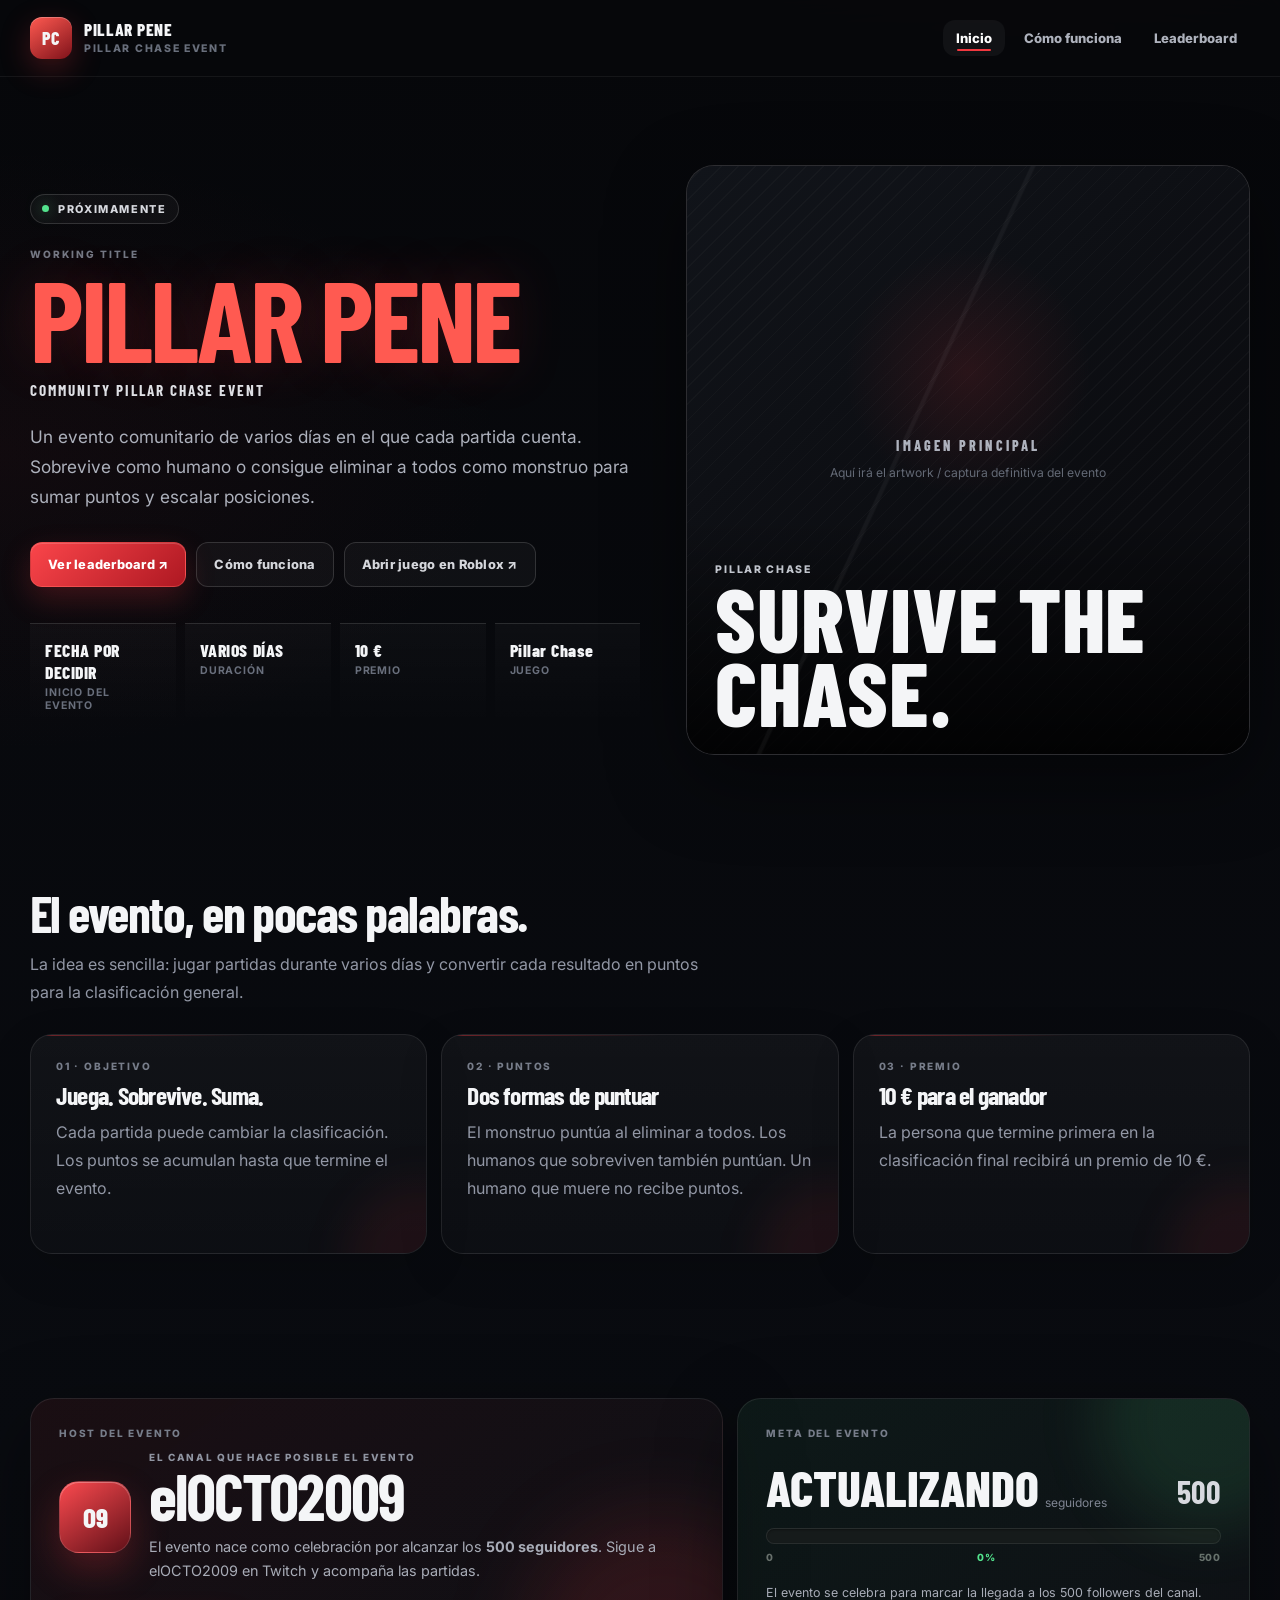
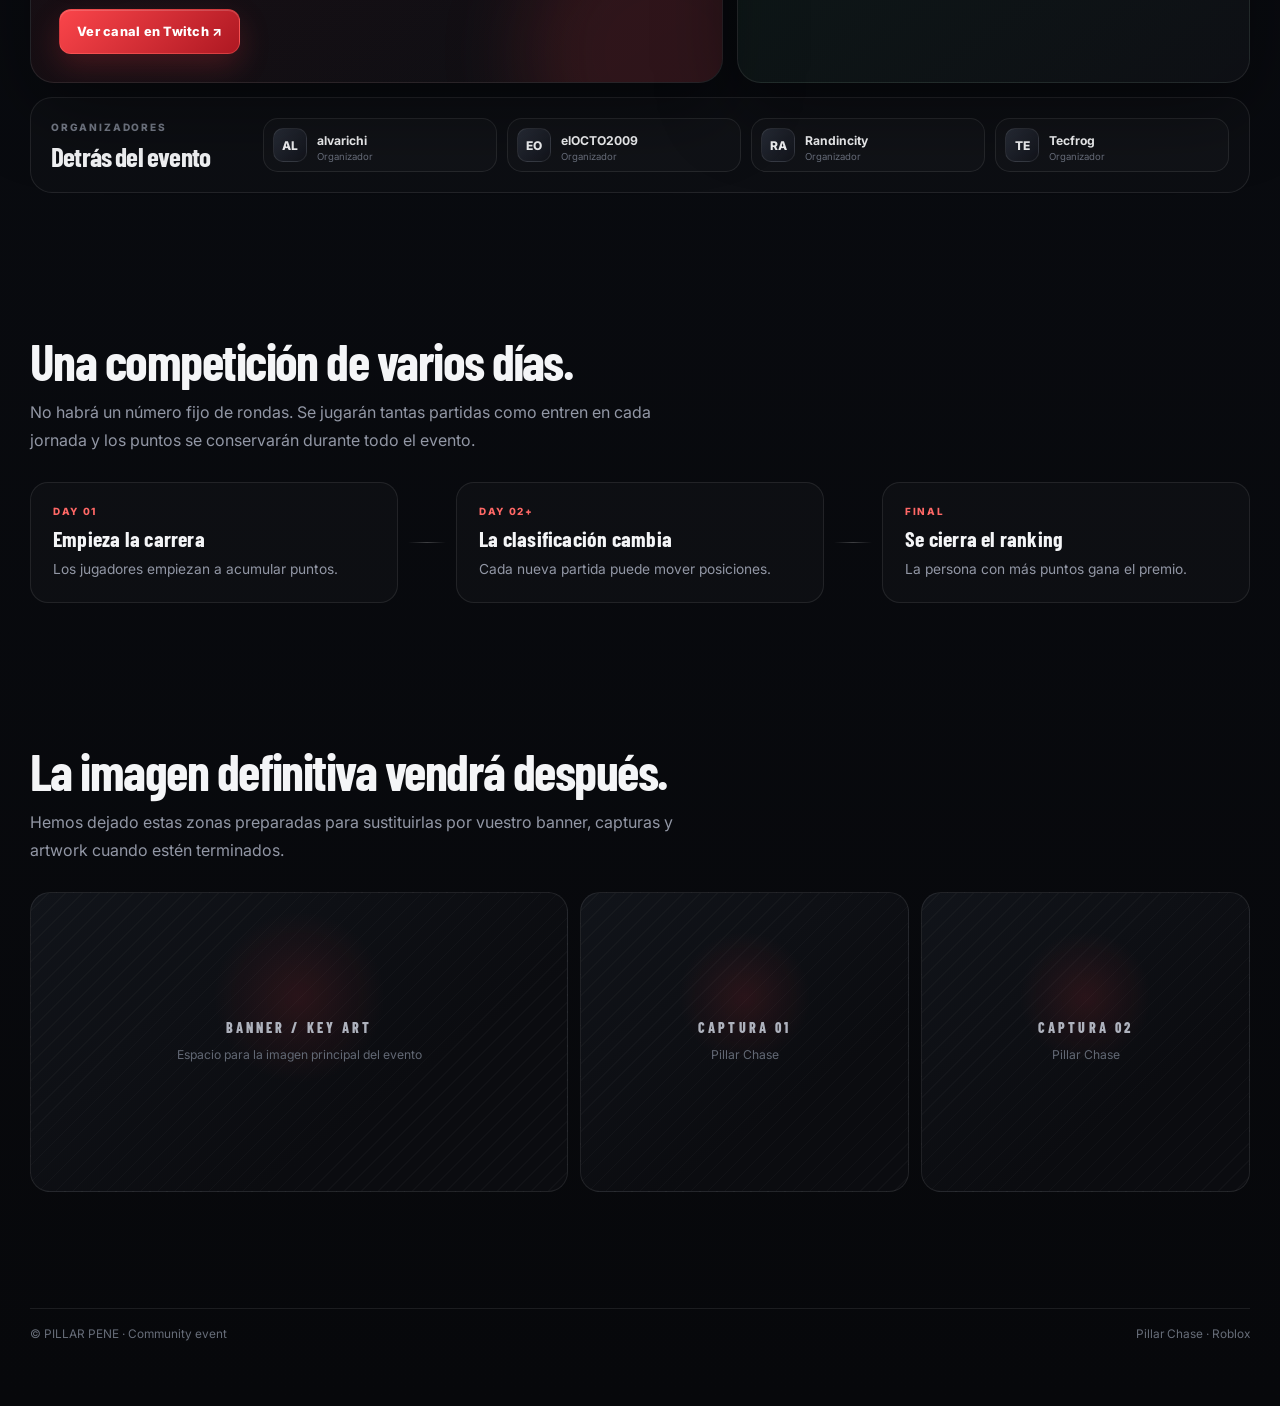
<file: index.html>
<!doctype html>
<html lang="es">
<head>
<meta charset="utf-8"><meta name="viewport" content="width=device-width,initial-scale=1">
<title>PILLAR PENE — Pillar Chase Event</title>
<link rel="stylesheet" href="css/styles.css">
<script defer src="js/data.js"></script><script defer src="js/app.js"></script>
</head>
<body>
<nav class="nav"><div class="nav-inner">
  <a class="brand" href="index.html"><div class="brand-mark">PC</div><div><div class="brand-title" data-event-title>PILLAR PENE</div><div class="brand-sub">PILLAR CHASE EVENT</div></div></a>
  <div class="nav-links"><a class="active" href="index.html">Inicio</a><a href="event.html">Cómo funciona</a><a href="leaderboard.html">Leaderboard</a></div>
</div></nav>

<main>
<section class="hero"><div class="container hero-grid">
  <div>
    <div class="eyebrow"><span class="dot"></span><span id="event-status">PRÓXIMAMENTE</span></div>
    <div class="title-note" id="event-title-status">WORKING TITLE</div>
    <h1><span id="event-title">PILLAR PENE</span></h1>
    <p class="hero-kicker" id="event-subtitle">COMMUNITY PILLAR CHASE EVENT</p>
    <p class="lead" id="event-description">Un evento comunitario de varios días en el que cada partida cuenta.</p>
    <div class="actions">
      <a class="btn btn-primary" href="leaderboard.html">Ver leaderboard ↗</a>
      <a class="btn btn-ghost" href="event.html">Cómo funciona</a>
      <a class="btn btn-ghost" id="roblox-link" target="_blank" rel="noopener">Abrir juego en Roblox ↗</a>
    </div>
    <div class="stats">
      <div class="stat"><div class="stat-value" id="event-date">FECHA POR DECIDIR</div><div class="stat-label">Inicio del evento</div></div>
      <div class="stat"><div class="stat-value" id="event-duration">VARIOS DÍAS</div><div class="stat-label">Duración</div></div>
      <div class="stat"><div class="stat-value" id="event-prize">10 €</div><div class="stat-label">Premio</div></div>
      <div class="stat"><div class="stat-value" id="event-location">Pillar Chase</div><div class="stat-label">Juego</div></div>
    </div>
  </div>
  <div class="hero-art hero-placeholder">
    <div class="image-placeholder"><span>IMAGEN PRINCIPAL</span><small>Aquí irá el artwork / captura definitiva del evento</small></div>
    <div class="hero-art-content"><div class="hero-art-kicker">Pillar Chase</div><div class="hero-art-title">SURVIVE THE CHASE.</div></div>
  </div>
</div></section>

<section class="section"><div class="container">
  <div class="section-head"><div><h2>El evento, en pocas palabras.</h2><p>La idea es sencilla: jugar partidas durante varios días y convertir cada resultado en puntos para la clasificación general.</p></div></div>
  <div class="grid-3">
    <div class="card accent-card"><div class="card-label">01 · OBJETIVO</div><h3>Juega. Sobrevive. Suma.</h3><p>Cada partida puede cambiar la clasificación. Los puntos se acumulan hasta que termine el evento.</p></div>
    <div class="card accent-card"><div class="card-label">02 · PUNTOS</div><h3>Dos formas de puntuar</h3><p>El monstruo puntúa al eliminar a todos. Los humanos que sobreviven también puntúan. Un humano que muere no recibe puntos.</p></div>
    <div class="card accent-card"><div class="card-label">03 · PREMIO</div><h3>10 € para el ganador</h3><p>La persona que termine primera en la clasificación final recibirá un premio de 10 €.</p></div>
  </div>
</div></section>

<section class="section"><div class="container">
  <div class="host-feature">
    <div class="host-feature-main">
      <div class="card-label">HOST DEL EVENTO</div>
      <div class="host-identity">
        <div class="host-avatar">O9</div>
        <div>
          <div class="host-kicker">EL CANAL QUE HACE POSIBLE EL EVENTO</div>
          <h2>elOCTO2009</h2>
          <p>El evento nace como celebración por alcanzar los <strong>500 seguidores</strong>. Sigue a elOCTO2009 en Twitch y acompaña las partidas.</p>
        </div>
      </div>
      <a id="host-link" class="btn btn-primary" href="https://www.twitch.tv/elocto2009" target="_blank" rel="noopener">Ver canal en Twitch ↗</a>
    </div>
    <div class="milestone-card">
      <div class="card-label">META DEL EVENTO</div>
      <div class="milestone-top"><div><span class="milestone-current" id="followers-current">ACTUALIZANDO</span><small> seguidores</small></div><strong>500</strong></div>
      <div class="follower-bar" aria-label="Progreso hacia 500 seguidores"><span id="follower-progress" style="width:0%"></span></div>
      <div class="milestone-meta"><span>0</span><span id="followers-percent">0%</span><span>500</span></div>
      <p>El evento se celebra para marcar la llegada a los 500 followers del canal.</p>
    </div>
  </div>

  <div class="organizers-strip">
    <div class="organizers-heading">
      <div class="card-label">ORGANIZADORES</div>
      <h3>Detrás del evento</h3>
    </div>
    <div class="organizer-grid" id="organizer-list">
      <div class="person"><div class="avatar">AL</div><div><strong>alvarichi</strong><small>Organizador</small></div></div>
      <div class="person"><div class="avatar">EO</div><div><strong>elOCTO2009</strong><small>Organizador</small></div></div>
      <div class="person"><div class="avatar">RA</div><div><strong>Randincity</strong><small>Organizador</small></div></div>
      <div class="person"><div class="avatar">TE</div><div><strong>Tecfrog</strong><small>Organizador</small></div></div>
    </div>
  </div>
</div></section>

<section class="section"><div class="container">
  <div class="section-head"><div><h2>Una competición de varios días.</h2><p>No habrá un número fijo de rondas. Se jugarán tantas partidas como entren en cada jornada y los puntos se conservarán durante todo el evento.</p></div></div>
  <div class="event-flow">
    <div class="flow-item"><span>DAY 01</span><strong>Empieza la carrera</strong><p>Los jugadores empiezan a acumular puntos.</p></div>
    <div class="flow-line"></div>
    <div class="flow-item"><span>DAY 02+</span><strong>La clasificación cambia</strong><p>Cada nueva partida puede mover posiciones.</p></div>
    <div class="flow-line"></div>
    <div class="flow-item"><span>FINAL</span><strong>Se cierra el ranking</strong><p>La persona con más puntos gana el premio.</p></div>
  </div>
</div></section>

<section class="section"><div class="container">
  <div class="section-head"><div><h2>La imagen definitiva vendrá después.</h2><p>Hemos dejado estas zonas preparadas para sustituirlas por vuestro banner, capturas y artwork cuando estén terminados.</p></div></div>
  <div class="gallery-placeholder">
    <div class="image-placeholder large"><span>BANNER / KEY ART</span><small>Espacio para la imagen principal del evento</small></div>
    <div class="image-placeholder"><span>CAPTURA 01</span><small>Pillar Chase</small></div>
    <div class="image-placeholder"><span>CAPTURA 02</span><small>Pillar Chase</small></div>
  </div>
</div></section>
</main>
<footer class="footer"><div class="container footer-inner"><span>© <span data-event-title>PILLAR PENE</span> · Community event</span><span>Pillar Chase · Roblox</span></div></footer>

</body></html>
</file>
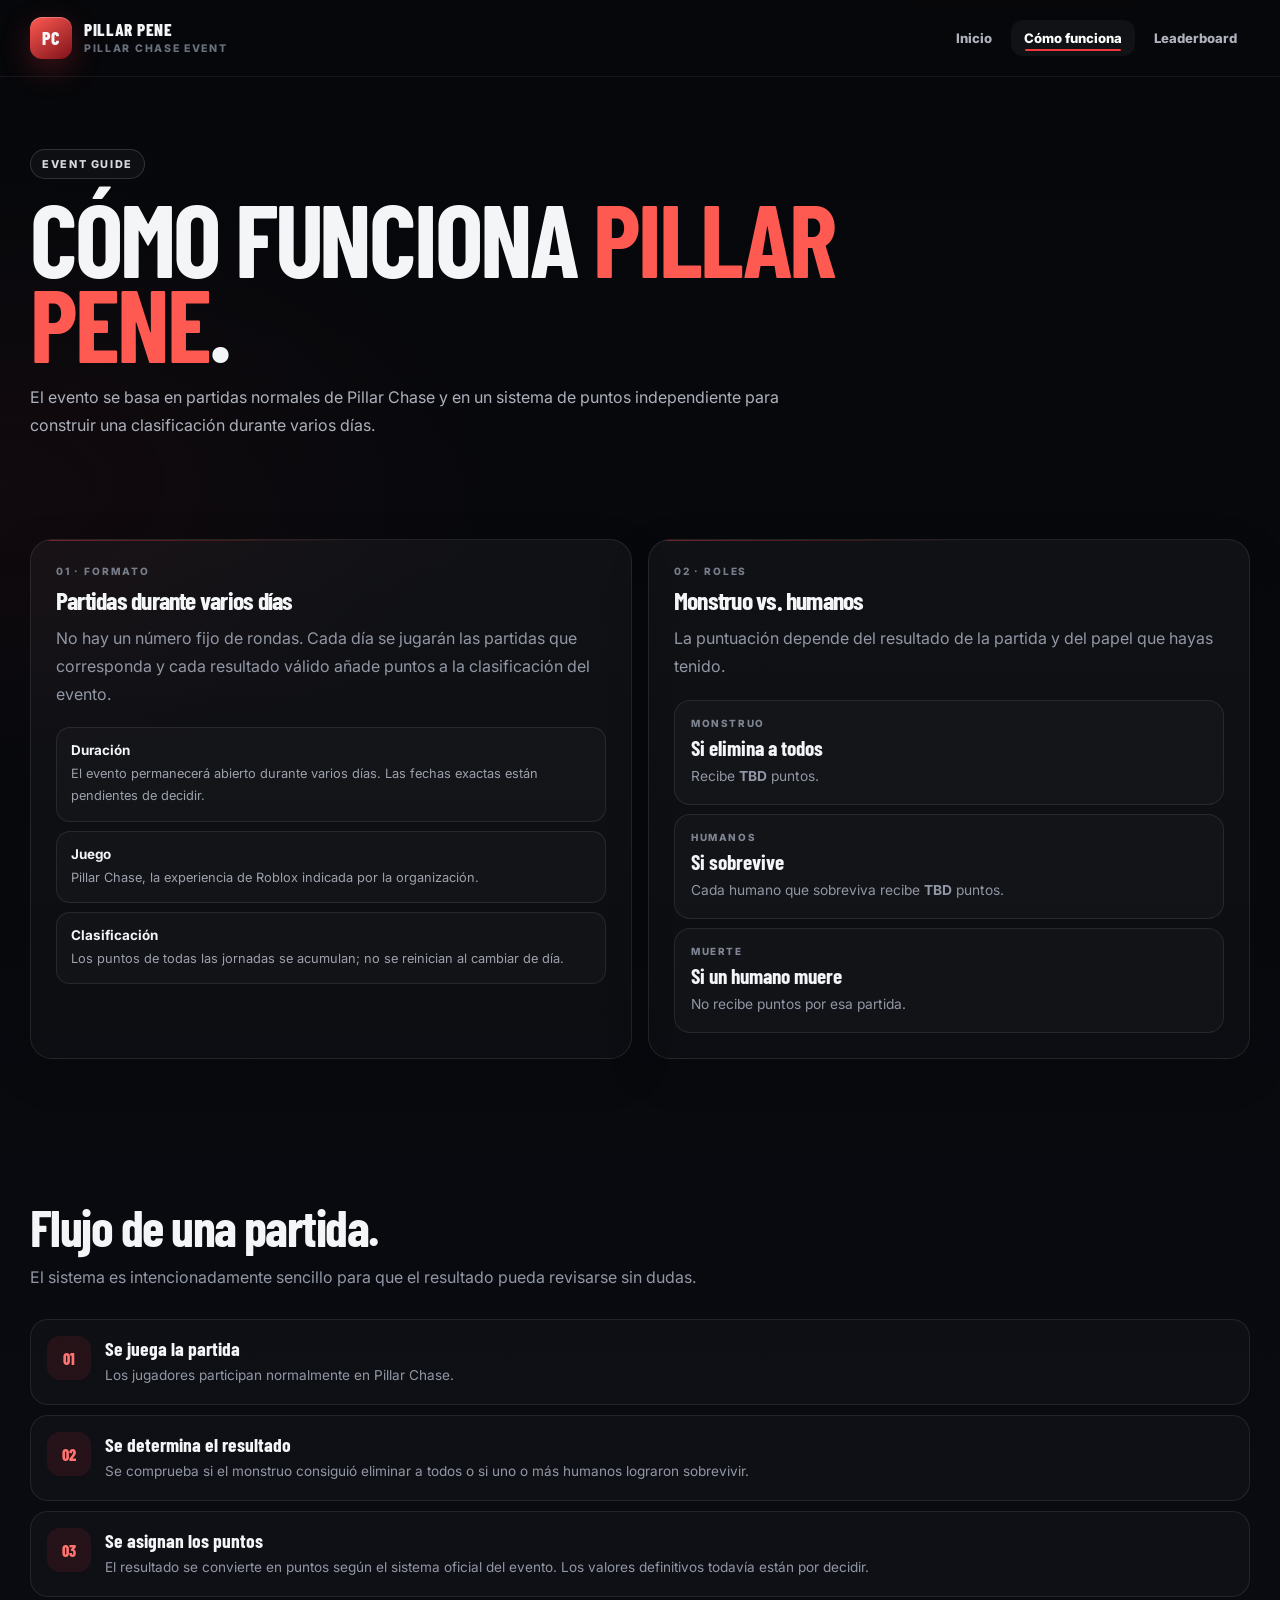
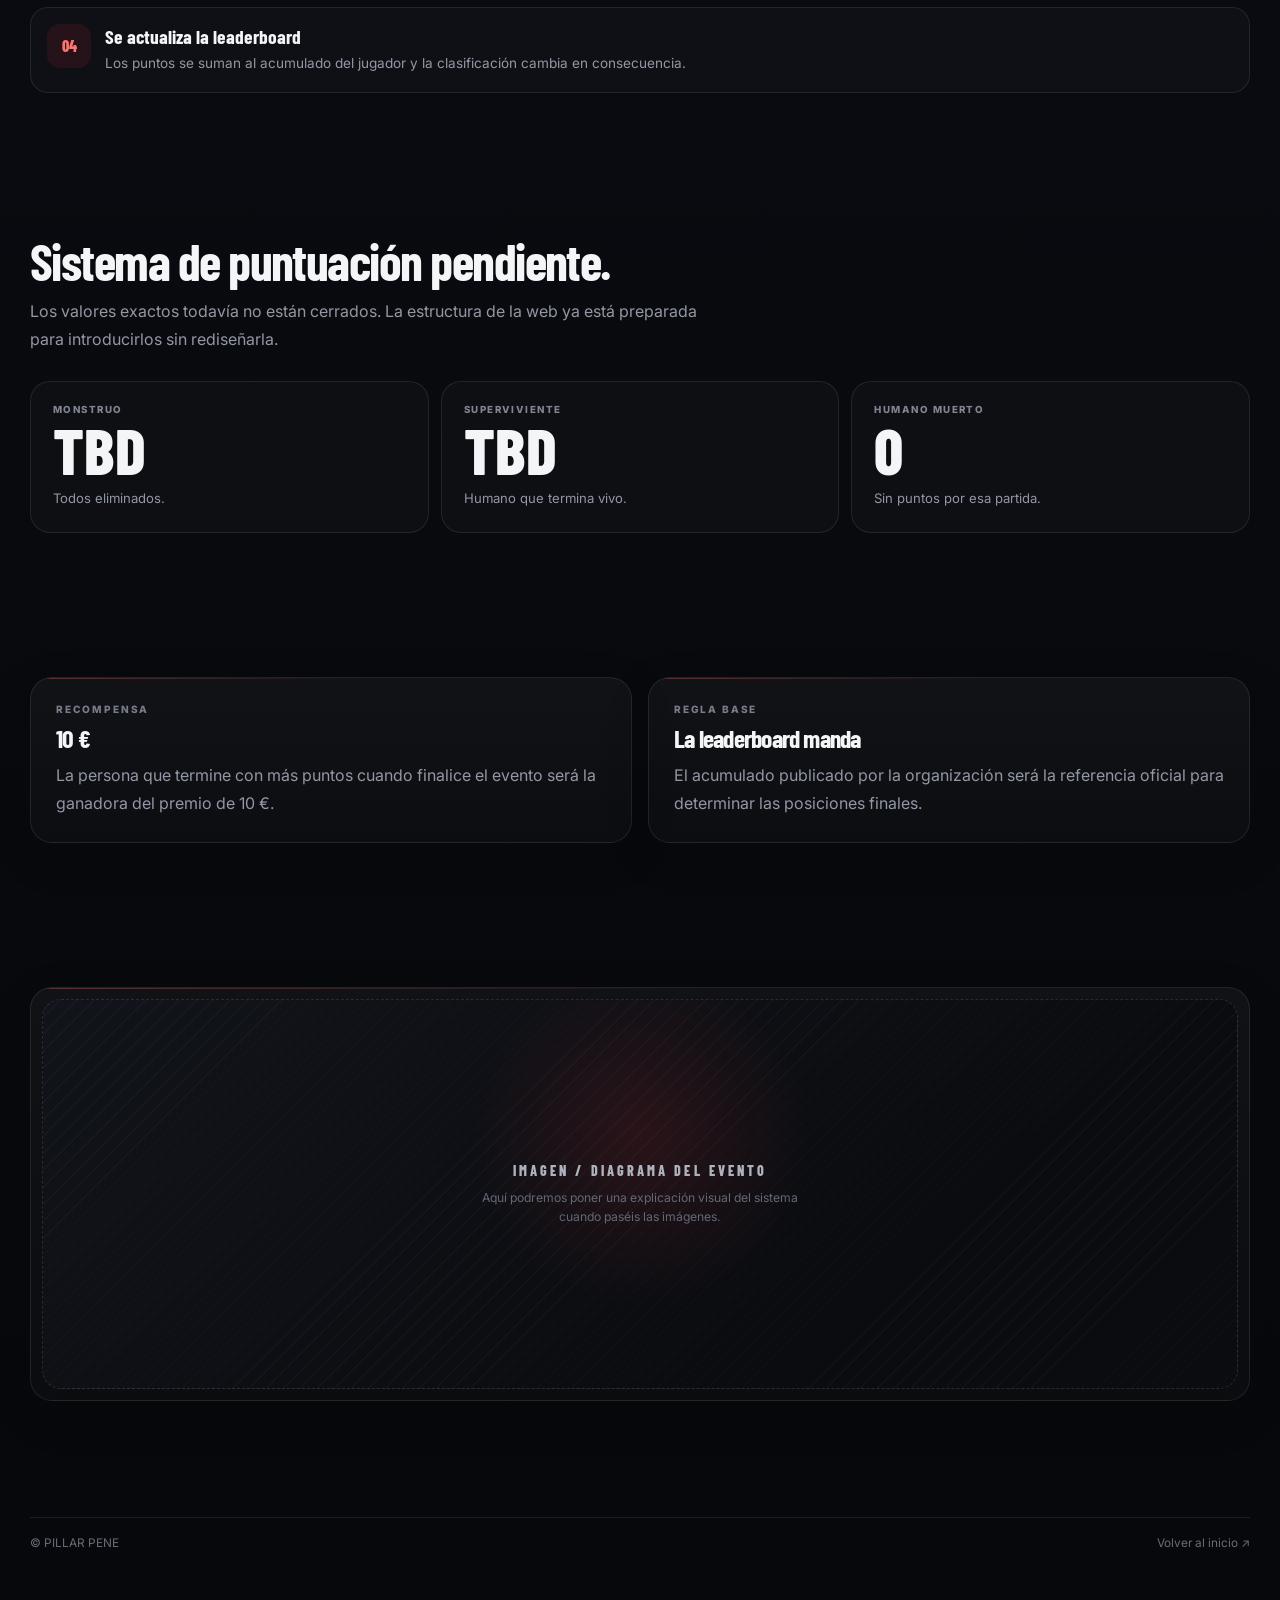
<file: event.html>
<!doctype html>
<html lang="es">
<head>
<meta charset="utf-8"><meta name="viewport" content="width=device-width,initial-scale=1">
<title>Cómo funciona — PILLAR PENE</title><link rel="stylesheet" href="css/styles.css">
<script defer src="js/data.js"></script><script defer src="js/app.js"></script>
</head>
<body>
<nav class="nav"><div class="nav-inner"><a class="brand" href="index.html"><div class="brand-mark">PC</div><div><div class="brand-title" data-event-title>PILLAR PENE</div><div class="brand-sub">PILLAR CHASE EVENT</div></div></a><div class="nav-links"><a href="index.html">Inicio</a><a class="active" href="event.html">Cómo funciona</a><a href="leaderboard.html">Leaderboard</a></div></div></nav>
<main>
<section class="page-hero"><div class="container"><div class="eyebrow">EVENT GUIDE</div><h1>Cómo funciona <span id="event-title">PILLAR PENE</span>.</h1><p class="lead">El evento se basa en partidas normales de Pillar Chase y en un sistema de puntos independiente para construir una clasificación durante varios días.</p></div></section>

<section class="section"><div class="container grid-2">
  <div class="card"><div class="card-label">01 · FORMATO</div><h3>Partidas durante varios días</h3><p>No hay un número fijo de rondas. Cada día se jugarán las partidas que corresponda y cada resultado válido añade puntos a la clasificación del evento.</p><div class="rules"><div class="rule"><b>Duración</b><span>El evento permanecerá abierto durante varios días. Las fechas exactas están pendientes de decidir.</span></div><div class="rule"><b>Juego</b><span>Pillar Chase, la experiencia de Roblox indicada por la organización.</span></div><div class="rule"><b>Clasificación</b><span>Los puntos de todas las jornadas se acumulan; no se reinician al cambiar de día.</span></div></div></div>
  <div class="card"><div class="card-label">02 · ROLES</div><h3>Monstruo vs. humanos</h3><p>La puntuación depende del resultado de la partida y del papel que hayas tenido.</p><div class="role-grid"><div class="role-box monster"><span>MONSTRUO</span><strong>Si elimina a todos</strong><p>Recibe <b id="monster-points">TBD</b> puntos.</p></div><div class="role-box survivor"><span>HUMANOS</span><strong>Si sobrevive</strong><p>Cada humano que sobreviva recibe <b id="survivor-points">TBD</b> puntos.</p></div><div class="role-box neutral"><span>MUERTE</span><strong>Si un humano muere</strong><p>No recibe puntos por esa partida.</p></div></div></div>
</div></section>

<section class="section"><div class="container"><div class="section-head"><div><h2>Flujo de una partida.</h2><p>El sistema es intencionadamente sencillo para que el resultado pueda revisarse sin dudas.</p></div></div><div class="timeline">
  <div class="step"><div class="step-num">01</div><div><strong>Se juega la partida</strong><p>Los jugadores participan normalmente en Pillar Chase.</p></div></div>
  <div class="step"><div class="step-num">02</div><div><strong>Se determina el resultado</strong><p>Se comprueba si el monstruo consiguió eliminar a todos o si uno o más humanos lograron sobrevivir.</p></div></div>
  <div class="step"><div class="step-num">03</div><div><strong>Se asignan los puntos</strong><p>El resultado se convierte en puntos según el sistema oficial del evento. Los valores definitivos todavía están por decidir.</p></div></div>
  <div class="step"><div class="step-num">04</div><div><strong>Se actualiza la leaderboard</strong><p>Los puntos se suman al acumulado del jugador y la clasificación cambia en consecuencia.</p></div></div>
</div></div></section>

<section class="section"><div class="container"><div class="section-head"><div><h2>Sistema de puntuación pendiente.</h2><p>Los valores exactos todavía no están cerrados. La estructura de la web ya está preparada para introducirlos sin rediseñarla.</p></div></div><div class="score-preview"><div class="score-card"><div class="score-role">MONSTRUO</div><div class="score-number" id="monster-points-2">TBD</div><p>Todos eliminados.</p></div><div class="score-card"><div class="score-role">SUPERVIVIENTE</div><div class="score-number" id="survivor-points-2">TBD</div><p>Humano que termina vivo.</p></div><div class="score-card"><div class="score-role">HUMANO MUERTO</div><div class="score-number">0</div><p>Sin puntos por esa partida.</p></div></div></div></section>

<section class="section"><div class="container grid-2"><div class="card"><div class="card-label">RECOMPENSA</div><h3>10 €</h3><p>La persona que termine con más puntos cuando finalice el evento será la ganadora del premio de 10 €.</p></div><div class="card"><div class="card-label">REGLA BASE</div><h3>La leaderboard manda</h3><p>El acumulado publicado por la organización será la referencia oficial para determinar las posiciones finales.</p></div></div></section>

<section class="section"><div class="container"><div class="card image-panel"><div class="image-placeholder large"><span>IMAGEN / DIAGRAMA DEL EVENTO</span><small>Aquí podremos poner una explicación visual del sistema cuando paséis las imágenes.</small></div></div></div></section>
</main>
<footer class="footer"><div class="container footer-inner"><span>© <span data-event-title>PILLAR PENE</span></span><a href="index.html">Volver al inicio ↗</a></div></footer>

</body></html>
</file>
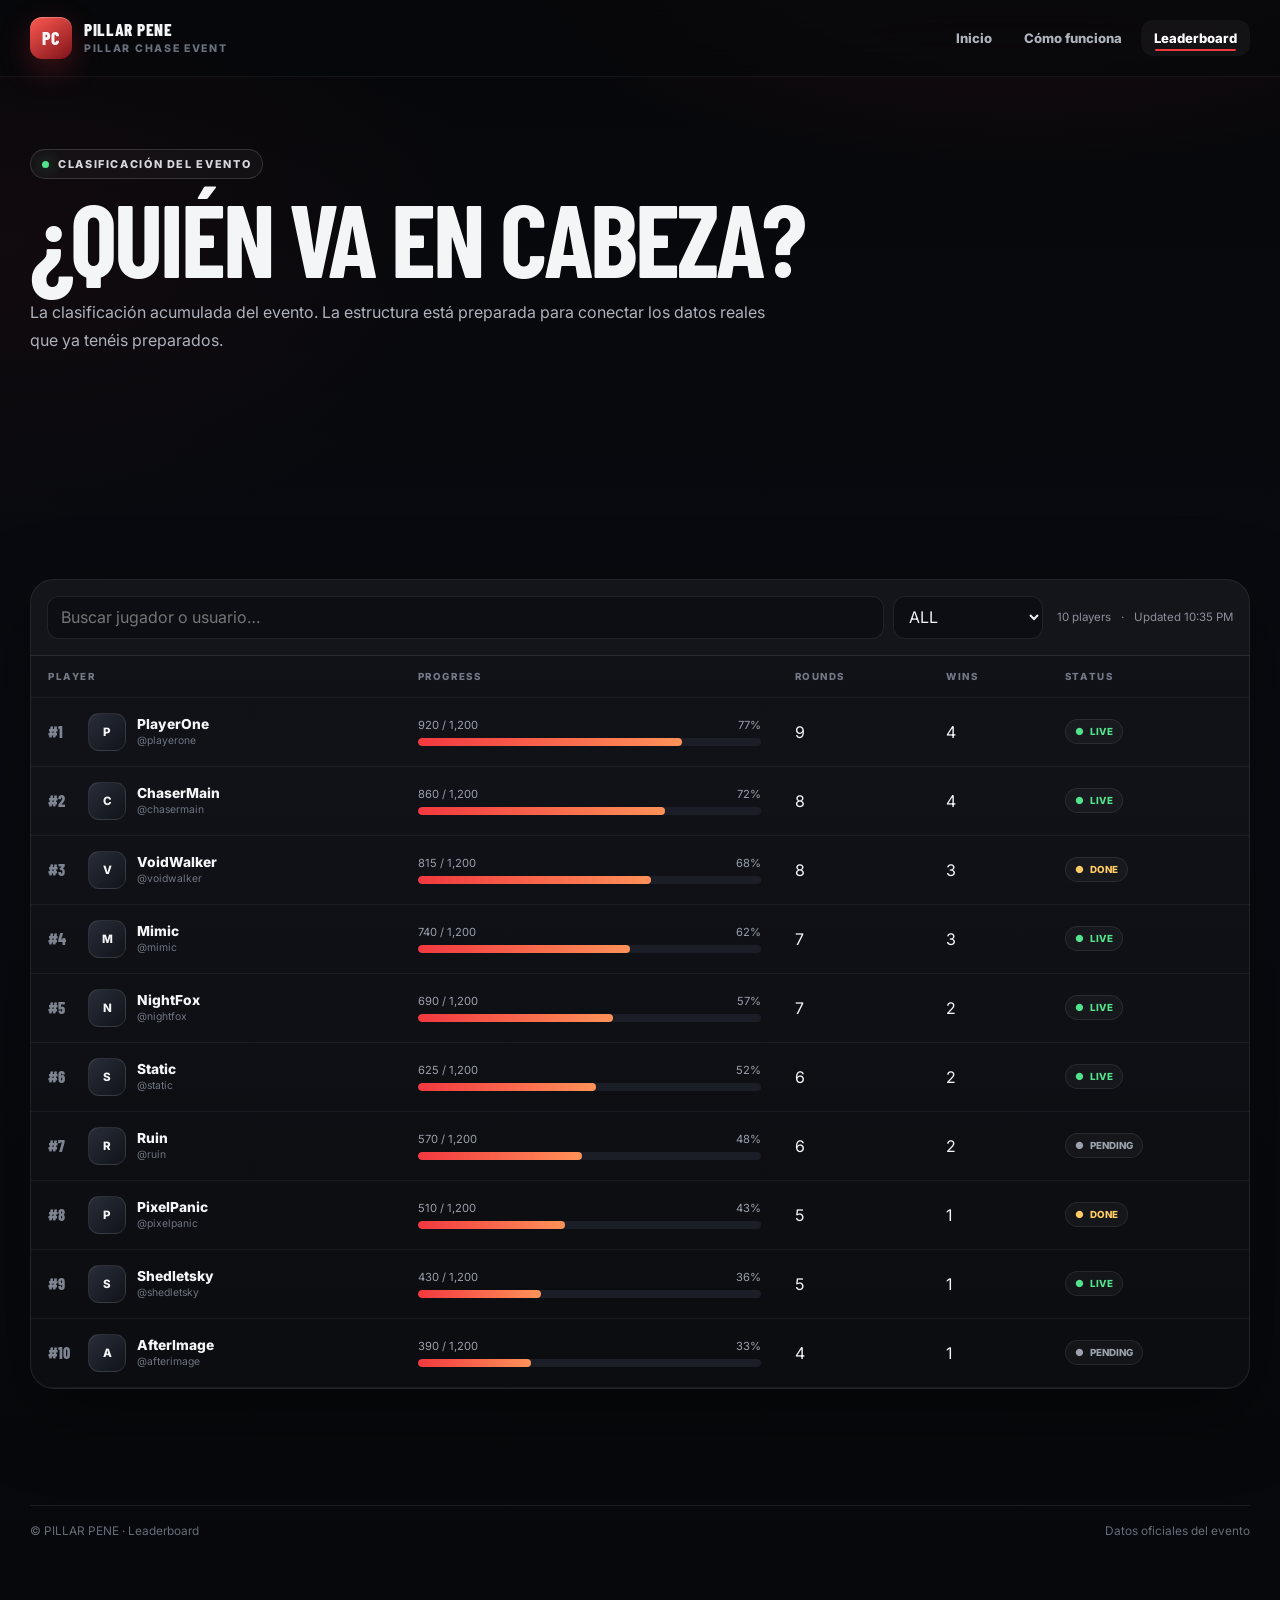
<file: leaderboard.html>
<!doctype html>
<html lang="es"><head>
<meta charset="utf-8"><meta name="viewport" content="width=device-width,initial-scale=1">
<title>Leaderboard — PILLAR PENE</title><link rel="stylesheet" href="css/styles.css">
<script defer src="js/data.js"></script><script defer src="js/app.js"></script><script defer src="js/leaderboard.js"></script>
</head><body>
<nav class="nav"><div class="nav-inner"><a class="brand" href="index.html"><div class="brand-mark">PC</div><div><div class="brand-title" data-event-title>PILLAR PENE</div><div class="brand-sub">PILLAR CHASE EVENT</div></div></a><div class="nav-links"><a href="index.html">Inicio</a><a href="event.html">Cómo funciona</a><a class="active" href="leaderboard.html">Leaderboard</a></div></div></nav>
<main><section class="page-hero"><div class="container"><div class="eyebrow"><span class="dot"></span> CLASIFICACIÓN DEL EVENTO</div><h1>¿Quién va en cabeza?</h1><p class="lead">La clasificación acumulada del evento. La estructura está preparada para conectar los datos reales que ya tenéis preparados.</p></div></section>
<section class="section" style="padding-top:22px"><div class="container"><div class="podium" id="podium"></div><div class="table-shell"><div class="toolbar"><div class="toolbar-main"><div class="search"><input class="input" id="player-search" placeholder="Buscar jugador o usuario…"></div><select class="select" id="status-filter"><option>ALL</option><option>LIVE</option><option>DONE</option><option>PENDING</option></select></div><div class="toolbar-status" style="display:flex;align-items:center;gap:10px;color:#8c8f99;font-size:.72rem"><span id="player-count">0 jugadores</span><span>·</span><span id="updated">Actualizado —</span></div></div><div class="table-wrap"><table><thead><tr><th>Player</th><th>Progress</th><th>Rounds</th><th>Wins</th><th>Status</th></tr></thead><tbody id="leaderboard-body"></tbody></table></div></div></div></section>
</main><footer class="footer"><div class="container footer-inner"><span>© <span data-event-title>PILLAR PENE</span> · Leaderboard</span><span>Datos oficiales del evento</span></div></footer>
</body></html>
</file>
<file: css/styles.css>
@import url('https://fonts.googleapis.com/css2?family=Barlow+Condensed:wght@500;600;700;800&family=Inter:wght@400;500;600;700;800&display=swap');

:root{
  --bg:#07080b;
  --bg2:#0b0d12;
  --panel:#101319;
  --panel2:#14171e;
  --panel3:#181b23;
  --line:rgba(255,255,255,.085);
  --line2:rgba(255,255,255,.14);
  --text:#f4f5f7;
  --muted:#9297a5;
  --muted2:#696f7c;
  --red:#f2383f;
  --red2:#ff5a51;
  --red-dark:#7f121a;
  --orange:#ff9258;
  --green:#53e38d;
  --yellow:#ffcc66;
  --shadow:0 24px 80px rgba(0,0,0,.42);
  --max:1220px;
  --radius:22px;
}

*{box-sizing:border-box}
html{scroll-behavior:smooth;background:var(--bg)}
body{
  margin:0;
  min-height:100vh;
  color:var(--text);
  background:
    radial-gradient(900px 450px at 80% -8%,rgba(242,56,63,.12),transparent 68%),
    radial-gradient(700px 420px at 0% 15%,rgba(120,30,38,.09),transparent 72%),
    linear-gradient(180deg,#06070a 0%,#090b10 48%,#07080b 100%);
  font-family:Inter,system-ui,-apple-system,BlinkMacSystemFont,"Segoe UI",sans-serif;
  overflow-x:hidden;
}

body::before{
  content:"";
  position:fixed;
  inset:0;
  pointer-events:none;
  z-index:-2;
  opacity:.23;
  background-image:
    linear-gradient(rgba(255,255,255,.022) 1px,transparent 1px),
    linear-gradient(90deg,rgba(255,255,255,.022) 1px,transparent 1px);
  background-size:46px 46px;
  mask-image:linear-gradient(to bottom,#000 0%,transparent 78%);
}

body::after{
  content:"";
  position:fixed;
  inset:0;
  pointer-events:none;
  z-index:-1;
  background:radial-gradient(circle at 50% 0%,transparent 40%,rgba(0,0,0,.38) 100%);
}

a{color:inherit;text-decoration:none}
img{display:block;max-width:100%}
button,input,select{font:inherit}

.container{width:min(var(--max),calc(100% - 48px));margin:0 auto}
.section{padding:72px 0}

/* Navigation */
.nav{
  position:sticky;top:0;z-index:50;
  border-bottom:1px solid rgba(255,255,255,.06);
  background:rgba(7,8,11,.78);
  backdrop-filter:blur(18px) saturate(125%);
}
.nav-inner{
  width:min(var(--max),calc(100% - 48px));
  min-height:76px;
  margin:auto;
  display:flex;align-items:center;justify-content:space-between;gap:24px;
}
.brand{display:flex;align-items:center;gap:12px;min-width:0}
.brand-mark{
  width:42px;height:42px;flex:none;display:grid;place-items:center;border-radius:12px;
  background:linear-gradient(145deg,var(--red2),var(--red-dark));
  box-shadow:0 10px 30px rgba(242,56,63,.25),inset 0 1px 0 rgba(255,255,255,.25);
  font-family:"Barlow Condensed",sans-serif;font-size:1.12rem;font-weight:800;letter-spacing:.05em;
}
.brand-title{font-family:"Barlow Condensed",sans-serif;font-weight:800;font-size:1.08rem;letter-spacing:.04em;line-height:1}
.brand-sub{margin-top:3px;color:var(--muted2);font-size:.66rem;letter-spacing:.16em;font-weight:800}
.nav-links{display:flex;align-items:center;gap:6px}
.nav-links a{
  position:relative;padding:10px 13px;border-radius:12px;color:#aeb2bd;
  font-size:.82rem;font-weight:800;transition:.2s ease;
}
.nav-links a::after{
  content:"";position:absolute;left:14px;right:14px;bottom:5px;height:2px;border-radius:4px;
  background:var(--red);transform:scaleX(0);transform-origin:center;transition:.2s ease;
}
.nav-links a:hover,.nav-links a.active{background:rgba(255,255,255,.045);color:#fff}
.nav-links a.active::after{transform:scaleX(1)}

/* Type */
h1,h2,h3,.hero-kicker,.score-number,.brand-title,.brand-mark,.podium-name,.flow-item strong,.step-num{font-family:"Barlow Condensed",Inter,sans-serif}
h1,h2,h3{margin:0;letter-spacing:-.03em}
h1{font-size:clamp(4rem,9vw,8.4rem);line-height:.83;text-transform:uppercase}
h2{font-size:clamp(2.1rem,4vw,3.8rem);line-height:.95}
h3{font-size:clamp(1.45rem,2vw,2rem);line-height:1}
p{color:var(--muted);line-height:1.75}
.lead{max-width:760px;margin:18px 0 0;font-size:1rem;color:#adb1bc}
.eyebrow{
  display:inline-flex;align-items:center;gap:9px;padding:7px 11px;border:1px solid var(--line2);
  border-radius:999px;background:rgba(255,255,255,.035);color:#d7d9df;font-size:.68rem;
  font-weight:800;letter-spacing:.15em;text-transform:uppercase;
}
.dot{width:7px;height:7px;border-radius:50%;background:var(--green);box-shadow:0 0 15px rgba(83,227,141,.65)}
.title-note{margin:24px 0 10px;color:#737985;font-size:.63rem;font-weight:800;letter-spacing:.2em;text-transform:uppercase}
.hero-kicker{margin-top:12px;color:#dedfe4;font-size:.95rem;font-weight:700;letter-spacing:.13em;text-transform:uppercase}

/* Buttons */
.actions{display:flex;flex-wrap:wrap;gap:10px;margin-top:30px}
.btn{
  display:inline-flex;align-items:center;justify-content:center;gap:9px;min-height:45px;padding:0 17px;
  border-radius:12px;border:1px solid var(--line2);font-size:.8rem;font-weight:800;letter-spacing:.02em;
  transition:transform .18s ease,box-shadow .18s ease,background .18s ease,border-color .18s ease;
}
.btn:hover{transform:translateY(-2px)}
.btn-primary{
  color:#fff;border-color:rgba(255,112,105,.35);
  background:linear-gradient(135deg,#fa454a,#ae1822);
  box-shadow:0 12px 30px rgba(242,56,63,.22),inset 0 1px 0 rgba(255,255,255,.17);
}
.btn-primary:hover{box-shadow:0 16px 38px rgba(242,56,63,.3)}
.btn-ghost{background:rgba(255,255,255,.035);color:#d5d7dc}
.btn-ghost:hover{background:rgba(255,255,255,.065);border-color:rgba(255,255,255,.2)}

/* Hero */
.hero{padding:88px 0 62px;position:relative}
.hero-grid{display:grid;grid-template-columns:minmax(0,1.04fr) minmax(360px,.96fr);gap:46px;align-items:center}
.hero h1 span{color:var(--red2);text-shadow:0 0 55px rgba(242,56,63,.2)}
.hero .lead{font-size:1.08rem;max-width:650px}
.stats{display:grid;grid-template-columns:repeat(4,1fr);gap:9px;margin-top:36px}
.stat{padding:15px 15px 14px;border-top:1px solid var(--line2);background:linear-gradient(180deg,rgba(255,255,255,.025),transparent)}
.stat-value{font-family:"Barlow Condensed",sans-serif;font-size:1.1rem;font-weight:800;letter-spacing:.03em}
.stat-label{margin-top:3px;color:var(--muted2);font-size:.66rem;font-weight:700;letter-spacing:.08em;text-transform:uppercase}

.hero-art{position:relative;min-height:590px;border:1px solid var(--line2);border-radius:28px;overflow:hidden;background:#0a0b0f;box-shadow:var(--shadow)}
.hero-art::before{content:"";position:absolute;inset:0;background:
  linear-gradient(145deg,rgba(255,255,255,.06),transparent 34%),
  radial-gradient(circle at 68% 33%,rgba(242,56,63,.26),transparent 30%),
  radial-gradient(circle at 18% 75%,rgba(127,18,26,.18),transparent 32%);z-index:0}
.hero-art::after{content:"";position:absolute;inset:0;background:
  linear-gradient(115deg,transparent 0 41%,rgba(255,255,255,.045) 41.2% 41.55%,transparent 41.8%),
  linear-gradient(180deg,transparent 60%,rgba(0,0,0,.82));z-index:1}
.hero-art-content{position:absolute;left:28px;right:28px;bottom:26px;z-index:2}
.hero-art-kicker{color:#c2c6ce;font-size:.66rem;font-weight:800;letter-spacing:.16em;text-transform:uppercase}
.hero-art-title{margin-top:5px;font-family:"Barlow Condensed";font-size:clamp(3.1rem,7vw,6.4rem);font-weight:800;line-height:.82;letter-spacing:.01em}
.image-placeholder{height:100%;min-height:260px;position:relative;display:flex;flex-direction:column;align-items:center;justify-content:center;text-align:center;padding:28px;color:#757a88;background:
  radial-gradient(circle at 50% 35%,rgba(242,56,63,.12),transparent 26%),
  repeating-linear-gradient(135deg,rgba(255,255,255,.025) 0 1px,transparent 1px 12px),
  linear-gradient(145deg,#11141a,#0b0c10 68%)}
.image-placeholder span{font-family:"Barlow Condensed";font-size:.88rem;font-weight:800;letter-spacing:.22em;color:#aeb2bd}
.image-placeholder small{max-width:330px;margin-top:9px;color:#626874;font-size:.76rem;line-height:1.6}
.hero-placeholder .image-placeholder{position:absolute;inset:0}

/* Cards / sections */
.section-head{display:flex;justify-content:space-between;gap:24px;margin-bottom:28px}
.section-head p{max-width:680px;margin:12px 0 0}
.grid-2{display:grid;grid-template-columns:repeat(2,minmax(0,1fr));gap:16px}
.grid-3{display:grid;grid-template-columns:repeat(3,minmax(0,1fr));gap:14px}
.card{
  position:relative;padding:25px;border:1px solid var(--line);border-radius:var(--radius);
  background:linear-gradient(180deg,rgba(255,255,255,.038),rgba(255,255,255,.018));
  box-shadow:0 14px 44px rgba(0,0,0,.16);overflow:hidden;
}
.card::before{content:"";position:absolute;left:0;right:0;top:0;height:1px;background:linear-gradient(90deg,rgba(242,56,63,.45),transparent 55%)}
.card-label{margin-bottom:10px;color:#777d8a;font-size:.63rem;font-weight:800;letter-spacing:.18em;text-transform:uppercase}
.card p{margin:11px 0 0}
.accent-card{min-height:220px}
.accent-card::after{content:"";position:absolute;width:150px;height:150px;right:-70px;bottom:-80px;border-radius:50%;background:rgba(242,56,63,.08);filter:blur(22px)}
.organizer-grid{display:grid;grid-template-columns:1fr 1fr;gap:10px;margin-top:22px}
.person{display:flex;align-items:center;gap:10px;padding:11px;border-radius:15px;border:1px solid var(--line);background:rgba(255,255,255,.022)}
.avatar,.mini-avatar{display:grid;place-items:center;flex:none;border:1px solid rgba(255,255,255,.09);background:linear-gradient(135deg,#282d38,#11131a);font-weight:800}
.avatar{width:38px;height:38px;border-radius:11px;font-size:.75rem}
.person strong{font-size:.88rem}.person small{display:block;margin-top:2px;color:var(--muted2);font-size:.68rem}
.host-card{display:flex;flex-direction:column;justify-content:center;align-items:flex-start;min-height:100%}
.host-card .btn{margin-top:22px}

.event-flow{display:grid;grid-template-columns:1fr 38px 1fr 38px 1fr;align-items:stretch;gap:10px}
.flow-item{padding:22px;border:1px solid var(--line);border-radius:18px;background:rgba(255,255,255,.024)}
.flow-item span{display:block;color:#ff6866;font-size:.62rem;font-weight:800;letter-spacing:.17em}
.flow-item strong{display:block;margin-top:8px;font-size:1.35rem;letter-spacing:.01em}
.flow-item p{margin:7px 0 0;font-size:.86rem;line-height:1.6}
.flow-line{align-self:center;height:1px;background:linear-gradient(90deg,transparent,rgba(255,255,255,.22),transparent)}

/* Event guide */
.page-hero{padding:72px 0 28px}
.page-hero h1{font-size:clamp(3.7rem,8vw,7.2rem);max-width:1000px;margin-top:16px}
.page-hero h1 span{color:var(--red2)}
.role-grid{display:grid;gap:9px;margin-top:20px}
.role-box{padding:16px;border-radius:16px;border:1px solid var(--line);background:rgba(255,255,255,.024)}
.role-box span{display:block;color:#7f8592;font-size:.62rem;font-weight:800;letter-spacing:.16em}
.role-box strong{display:block;margin-top:6px;font-family:"Barlow Condensed";font-size:1.32rem}
.role-box p{margin:4px 0 0;font-size:.86rem}
.rules{display:grid;gap:9px;margin-top:19px}
.rule{padding:14px;border-radius:14px;border:1px solid var(--line);background:rgba(255,255,255,.022)}
.rule b{display:block;margin-bottom:4px;font-size:.84rem}.rule span{color:#9ca1ac;font-size:.8rem;line-height:1.6}
.timeline{display:grid;gap:10px}
.step{display:grid;grid-template-columns:44px 1fr;gap:14px;padding:16px;border:1px solid var(--line);border-radius:18px;background:rgba(255,255,255,.024)}
.step-num{width:44px;height:44px;display:grid;place-items:center;border-radius:13px;background:rgba(242,56,63,.1);color:#ff7471;font-weight:800}
.step strong{font-family:"Barlow Condensed";font-size:1.22rem}.step p{margin:4px 0 0;font-size:.85rem}
.score-preview{display:grid;grid-template-columns:repeat(3,1fr);gap:12px}
.score-card{padding:22px;border:1px solid var(--line);border-radius:20px;background:rgba(255,255,255,.024)}
.score-role{color:#7f8592;font-size:.61rem;font-weight:800;letter-spacing:.15em}.score-number{margin-top:6px;font-size:clamp(2.7rem,5vw,4.7rem);font-weight:800;line-height:.9}.score-card p{margin:8px 0 0;font-size:.82rem}
.notice{display:flex;align-items:flex-start;gap:12px;padding:16px;border:1px solid rgba(255,255,255,.08);border-radius:18px;background:linear-gradient(135deg,rgba(242,56,63,.08),rgba(255,255,255,.025))}
.notice-icon{display:grid;place-items:center;width:34px;height:34px;border-radius:11px;background:rgba(255,255,255,.06);flex:none}.notice p{margin:0;font-size:.84rem}
.image-panel{padding:11px}.image-placeholder.large{min-height:390px;border-radius:19px;border:1px dashed rgba(255,255,255,.12)}
.gallery-placeholder{display:grid;grid-template-columns:1.35fr .825fr .825fr;gap:12px}.gallery-placeholder>.image-placeholder{min-height:300px;border-radius:20px;border:1px solid var(--line)}

/* Leaderboard */
.table-shell{overflow:hidden;border:1px solid var(--line);border-radius:24px;background:linear-gradient(180deg,rgba(255,255,255,.035),rgba(255,255,255,.018));box-shadow:var(--shadow)}
.toolbar{display:flex;align-items:center;justify-content:space-between;gap:14px;padding:16px;border-bottom:1px solid var(--line);background:rgba(255,255,255,.012)}
.toolbar-main{display:flex;align-items:center;gap:9px;flex:1;flex-wrap:wrap}.search{min-width:240px;flex:1}
.input,.select{height:43px;border:1px solid var(--line);border-radius:12px;background:#0c0e13;color:#f0f1f4;outline:none}.input{width:100%;padding:0 13px}.select{min-width:150px;padding:0 11px}
.input:focus,.select:focus{border-color:rgba(242,56,63,.55);box-shadow:0 0 0 3px rgba(242,56,63,.09)}
.table-wrap{overflow:auto}table{width:100%;min-width:760px;border-collapse:collapse}th,td{padding:15px 17px;text-align:left;border-bottom:1px solid rgba(255,255,255,.055)}
th{color:#737987;font-size:.61rem;font-weight:800;letter-spacing:.16em;text-transform:uppercase}tbody tr{transition:background .15s ease}tbody tr:hover{background:rgba(255,255,255,.025)}
.player-cell{display:flex;align-items:center;gap:11px}.rank{width:29px;color:#7e8491;font-family:"Barlow Condensed";font-size:1rem;font-weight:800}.mini-avatar{width:38px;height:38px;border-radius:11px;font-size:.72rem}.player-name{font-size:.86rem;font-weight:800}.player-tag{margin-top:2px;color:#6f7481;font-size:.65rem}
.progress-cell{min-width:210px}.progress-meta{display:flex;justify-content:space-between;gap:10px;margin-bottom:6px;color:#9ba0ac;font-size:.7rem}.progress{height:8px;overflow:hidden;border-radius:999px;background:#1b1e26}.progress>span{display:block;height:100%;border-radius:999px;background:linear-gradient(90deg,var(--red),var(--orange))}
.badge{display:inline-flex;align-items:center;gap:6px;padding:6px 9px;border:1px solid rgba(255,255,255,.08);border-radius:999px;background:rgba(255,255,255,.035);font-size:.61rem;font-weight:800}.badge.live{color:var(--green)}.badge.done{color:var(--yellow)}.badge.pending{color:#9da2ad}
.podium{display:grid;grid-template-columns:repeat(3,minmax(0,1fr));align-items:end;gap:11px;margin:0 0 18px}.podium-card{position:relative;padding:22px;text-align:center;border:1px solid var(--line);border-radius:20px;background:rgba(255,255,255,.025);overflow:hidden}.podium-card::before{content:"";position:absolute;left:0;right:0;top:0;height:2px;background:linear-gradient(90deg,transparent,rgba(242,56,63,.5),transparent)}.podium-card:nth-child(2){transform:translateY(-10px);background:linear-gradient(180deg,rgba(242,56,63,.07),rgba(255,255,255,.025))}.podium-place{color:#7d8390;font-size:.6rem;font-weight:800;letter-spacing:.16em}.podium-name{margin-top:7px;font-size:1.3rem;font-weight:800}.podium-score{margin-top:3px;color:#b4b8c2;font-size:.79rem}

.footer{padding:44px 0 65px;color:#676d79;font-size:.74rem}.footer-inner{display:flex;align-items:center;justify-content:space-between;gap:18px;flex-wrap:wrap;padding-top:18px;border-top:1px solid var(--line)}

@media (max-width:980px){
  .hero-grid{grid-template-columns:1fr;gap:28px}.hero-art{min-height:460px}.hero{padding-top:62px}
  .grid-2{grid-template-columns:1fr}.grid-3{grid-template-columns:1fr 1fr}.stats{grid-template-columns:repeat(2,1fr)}
  .gallery-placeholder,.score-preview{grid-template-columns:1fr 1fr}.gallery-placeholder>.image-placeholder:first-child{grid-column:1/-1}
  .event-flow{grid-template-columns:1fr}.flow-line{width:1px;height:23px;justify-self:center}
}
@media (max-width:700px){
  .container,.nav-inner{width:min(100% - 28px,var(--max))}
  .nav-inner{min-height:68px;align-items:flex-start;padding:10px 0}.nav{position:sticky}.brand-title{font-size:1rem}.brand-sub{font-size:.57rem}
  .nav-links{gap:3px;justify-content:flex-end;flex-wrap:wrap}.nav-links a{padding:8px 8px;font-size:.68rem}.nav-links a::after{left:9px;right:9px;bottom:3px}
  .hero{padding-top:48px}.hero-art{min-height:330px;border-radius:22px}.hero-art-content{left:20px;right:20px;bottom:20px}.hero-art-title{font-size:clamp(3rem,15vw,5.8rem)}
  .stats{gap:7px}.stat{padding:12px}.stat-value{font-size:1rem}.stat-label{font-size:.58rem}
  .section{padding:48px 0}.section-head{margin-bottom:20px}.card{padding:20px;border-radius:19px}
  .grid-3,.organizer-grid,.score-preview,.gallery-placeholder{grid-template-columns:1fr}.gallery-placeholder>.image-placeholder:first-child{grid-column:auto}
  .page-hero{padding-top:50px}.page-hero h1{font-size:clamp(3.35rem,16vw,5.6rem)}
  .toolbar{align-items:stretch;flex-direction:column}.toolbar-main{width:100%}.search{min-width:0}.select{width:100%}
  .toolbar-status{justify-content:space-between}
  .table-shell{border-radius:19px}
  table{min-width:720px}th,td{padding:13px}
  .podium{grid-template-columns:1fr}.podium-card:nth-child(2){transform:none}
}
@media (max-width:430px){
  h1{font-size:clamp(3.25rem,18vw,4.7rem)}.hero-kicker{font-size:.78rem}.hero .lead{font-size:.94rem}
  .actions{display:grid;grid-template-columns:1fr}.btn{width:100%}
  .stats{grid-template-columns:1fr 1fr}.stat-value{font-size:.94rem}
}

/* Host + follower milestone */
.host-feature{display:grid;grid-template-columns:minmax(0,1.15fr) minmax(300px,.85fr);gap:14px;align-items:stretch}
.host-feature-main,.milestone-card{position:relative;padding:28px;border:1px solid var(--line);border-radius:24px;background:linear-gradient(145deg,rgba(242,56,63,.075),rgba(255,255,255,.025));box-shadow:var(--shadow);overflow:hidden}
.host-feature-main::before{content:"";position:absolute;inset:auto -80px -110px auto;width:280px;height:280px;border-radius:50%;background:rgba(242,56,63,.14);filter:blur(40px);pointer-events:none}
.host-identity{display:flex;align-items:center;gap:18px;margin:12px 0 22px;position:relative;z-index:1}
.host-avatar{width:72px;height:72px;display:grid;place-items:center;flex:none;border-radius:20px;border:1px solid rgba(255,255,255,.12);background:linear-gradient(145deg,#fb4a4f,#611018);box-shadow:0 16px 36px rgba(242,56,63,.25),inset 0 1px 0 rgba(255,255,255,.28);font-family:"Barlow Condensed";font-size:1.7rem;font-weight:800}
.host-kicker{color:#9095a2;font-size:.62rem;font-weight:800;letter-spacing:.17em;text-transform:uppercase}
.host-feature h2{margin-top:4px;font-size:clamp(2.7rem,5vw,5rem);line-height:.92}
.host-feature p{max-width:680px;margin:9px 0 0;color:#a8acb7;font-size:.9rem;line-height:1.7}
.host-feature .btn{position:relative;z-index:1;margin-top:4px}
.milestone-card{background:linear-gradient(145deg,rgba(83,227,141,.065),rgba(255,255,255,.022))}
.milestone-card::before{content:"";position:absolute;right:-70px;top:-90px;width:220px;height:220px;border-radius:50%;background:rgba(83,227,141,.11);filter:blur(30px)}
.milestone-top{position:relative;display:flex;justify-content:space-between;align-items:end;gap:16px;margin-top:26px}
.milestone-top>div{display:flex;align-items:baseline;gap:6px}
.milestone-current{font-family:"Barlow Condensed";font-size:3.1rem;font-weight:800;line-height:.9}
.milestone-top small{color:#7f8592;font-size:.75rem}
.milestone-top>strong{font-family:"Barlow Condensed";font-size:2rem;color:#d7d9df}
.follower-bar{height:16px;overflow:hidden;margin-top:18px;border:1px solid rgba(255,255,255,.08);border-radius:999px;background:#161b1b;box-shadow:inset 0 1px 2px rgba(0,0,0,.35)}
.follower-bar>span{display:block;height:100%;min-width:0;border-radius:inherit;background:linear-gradient(90deg,#31c977,#73f2a5);box-shadow:0 0 24px rgba(83,227,141,.35);transition:width .7s ease}
.milestone-meta{display:flex;justify-content:space-between;margin-top:7px;color:#68706c;font-size:.62rem;font-weight:800;letter-spacing:.08em}
.milestone-meta span:nth-child(2){color:var(--green)}
.milestone-card p{margin-top:20px;font-size:.78rem;line-height:1.6}
.organizers-strip{display:grid;grid-template-columns:190px 1fr;gap:22px;align-items:center;margin-top:14px;padding:20px;border:1px solid var(--line);border-radius:22px;background:rgba(255,255,255,.018)}
.organizers-heading h3{margin-top:4px;font-size:1.7rem}
.organizers-strip .organizer-grid{margin:0;grid-template-columns:repeat(4,minmax(0,1fr))}
.organizers-strip .person{background:rgba(255,255,255,.018);padding:9px}
.organizers-strip .avatar{width:34px;height:34px;border-radius:10px}
.organizers-strip .person strong{font-size:.76rem}
.organizers-strip .person small{font-size:.6rem}

@media (max-width:980px){
  .host-feature{grid-template-columns:1fr}
  .organizers-strip{grid-template-columns:1fr}
}
@media (max-width:700px){
  .host-feature-main,.milestone-card{padding:21px;border-radius:20px}
  .host-identity{align-items:flex-start;gap:13px}
  .host-avatar{width:58px;height:58px;border-radius:16px;font-size:1.35rem}
  .host-feature h2{font-size:3rem}
  .organizers-strip .organizer-grid{grid-template-columns:1fr 1fr}
}
@media (max-width:430px){
  .organizers-strip .organizer-grid{grid-template-columns:1fr}
  .host-identity{display:grid;grid-template-columns:auto 1fr}
  .milestone-current{font-size:2.6rem}
}

/* =========================================
   SCROLL MOTION — cinematic but lightweight
   ========================================= */
html{scroll-behavior:smooth}
body.motion-ready .reveal{opacity:0;transform:translate3d(0,42px,0);transition:opacity .8s cubic-bezier(.22,1,.36,1),transform .8s cubic-bezier(.22,1,.36,1);will-change:opacity,transform}
body.motion-ready .reveal.reveal-left{transform:translate3d(-42px,0,0)}
body.motion-ready .reveal.reveal-right{transform:translate3d(42px,0,0)}
body.motion-ready .reveal.reveal-scale{transform:translate3d(0,28px,0) scale(.965)}
body.motion-ready .reveal.is-visible{opacity:1;transform:none}
.reveal-stagger>*{--reveal-delay:0ms}
body.motion-ready .reveal-stagger>*{transition-delay:var(--reveal-delay)}

/* Slight depth as the user scrolls through the hero */
.parallax-wrap{perspective:900px;overflow:visible}
.parallax-target{transform:translate3d(0,var(--parallax-y,0px),0) scale(var(--parallax-scale,1));transform-origin:center center;will-change:transform}
.hero-art.parallax-target{--parallax-scale:1.025}

/* Scroll progress line at the very top */
.scroll-progress{position:fixed;z-index:200;top:0;left:0;height:2px;width:100%;transform-origin:left center;transform:scaleX(0);background:linear-gradient(90deg,#fa454a,#ff8580);box-shadow:0 0 18px rgba(242,56,63,.55);pointer-events:none}

/* Subtle section transition glow */
.section{position:relative}
body.motion-ready .section::after{content:"";position:absolute;left:50%;top:18%;width:min(70vw,800px);height:180px;transform:translateX(-50%);background:radial-gradient(ellipse,rgba(242,56,63,.045),transparent 68%);opacity:0;pointer-events:none;transition:opacity 1s ease}
body.motion-ready .section.section-active::after{opacity:1}

/* Hero copy has a little cinematic lift */
body.motion-ready .hero h1{transition:letter-spacing .9s cubic-bezier(.22,1,.36,1)}
body.motion-ready .hero.hero-scrolled h1{letter-spacing:.015em}

/* Make image placeholders feel alive while scrolling */
.image-placeholder{overflow:hidden}
.image-placeholder::before{content:"";position:absolute;inset:-35%;background:linear-gradient(115deg,transparent 42%,rgba(255,255,255,.055) 49%,transparent 56%);transform:translateX(-45%) rotate(6deg);opacity:0;pointer-events:none}
body.motion-ready .image-placeholder.is-visible::before{animation:shineSweep 1.5s .15s cubic-bezier(.22,1,.36,1) both}
@keyframes shineSweep{to{transform:translateX(45%) rotate(6deg);opacity:1}}

/* Leaderboard: rows enter with a slight horizontal drift */
body.motion-ready #leaderboard-body tr{opacity:0;transform:translate3d(24px,0,0);transition:opacity .55s ease,transform .55s cubic-bezier(.22,1,.36,1)}
body.motion-ready #leaderboard-body tr.row-visible{opacity:1;transform:none}
body.motion-ready .podium-card{transform:translate3d(0,24px,0) scale(.97);opacity:0;transition:opacity .7s ease,transform .7s cubic-bezier(.22,1,.36,1)}
body.motion-ready .podium-card.podium-visible{opacity:1;transform:none}
body.motion-ready .podium-card:nth-child(2){transform:translate3d(0,34px,0) scale(.965)}
body.motion-ready .podium-card:nth-child(2).podium-visible{transform:translate3d(0,-10px,0) scale(1)}

@media (max-width:700px){
  body.motion-ready .reveal{transform:translate3d(0,26px,0)}
  body.motion-ready .reveal.reveal-left,.reveal.reveal-right{transform:translate3d(0,26px,0)}
  .hero-art.parallax-target{--parallax-scale:1.01}
}

@media (prefers-reduced-motion:reduce){
  html{scroll-behavior:auto}
  .scroll-progress{display:none}
  body.motion-ready .reveal,
  body.motion-ready #leaderboard-body tr,
  body.motion-ready .podium-card{opacity:1!important;transform:none!important;transition:none!important}
  .parallax-target{transform:none!important}
  body.motion-ready .image-placeholder.is-visible::before{animation:none;opacity:0}
}
body.motion-ready .reveal-stagger-item{transition-delay:var(--reveal-delay)}
</file>
